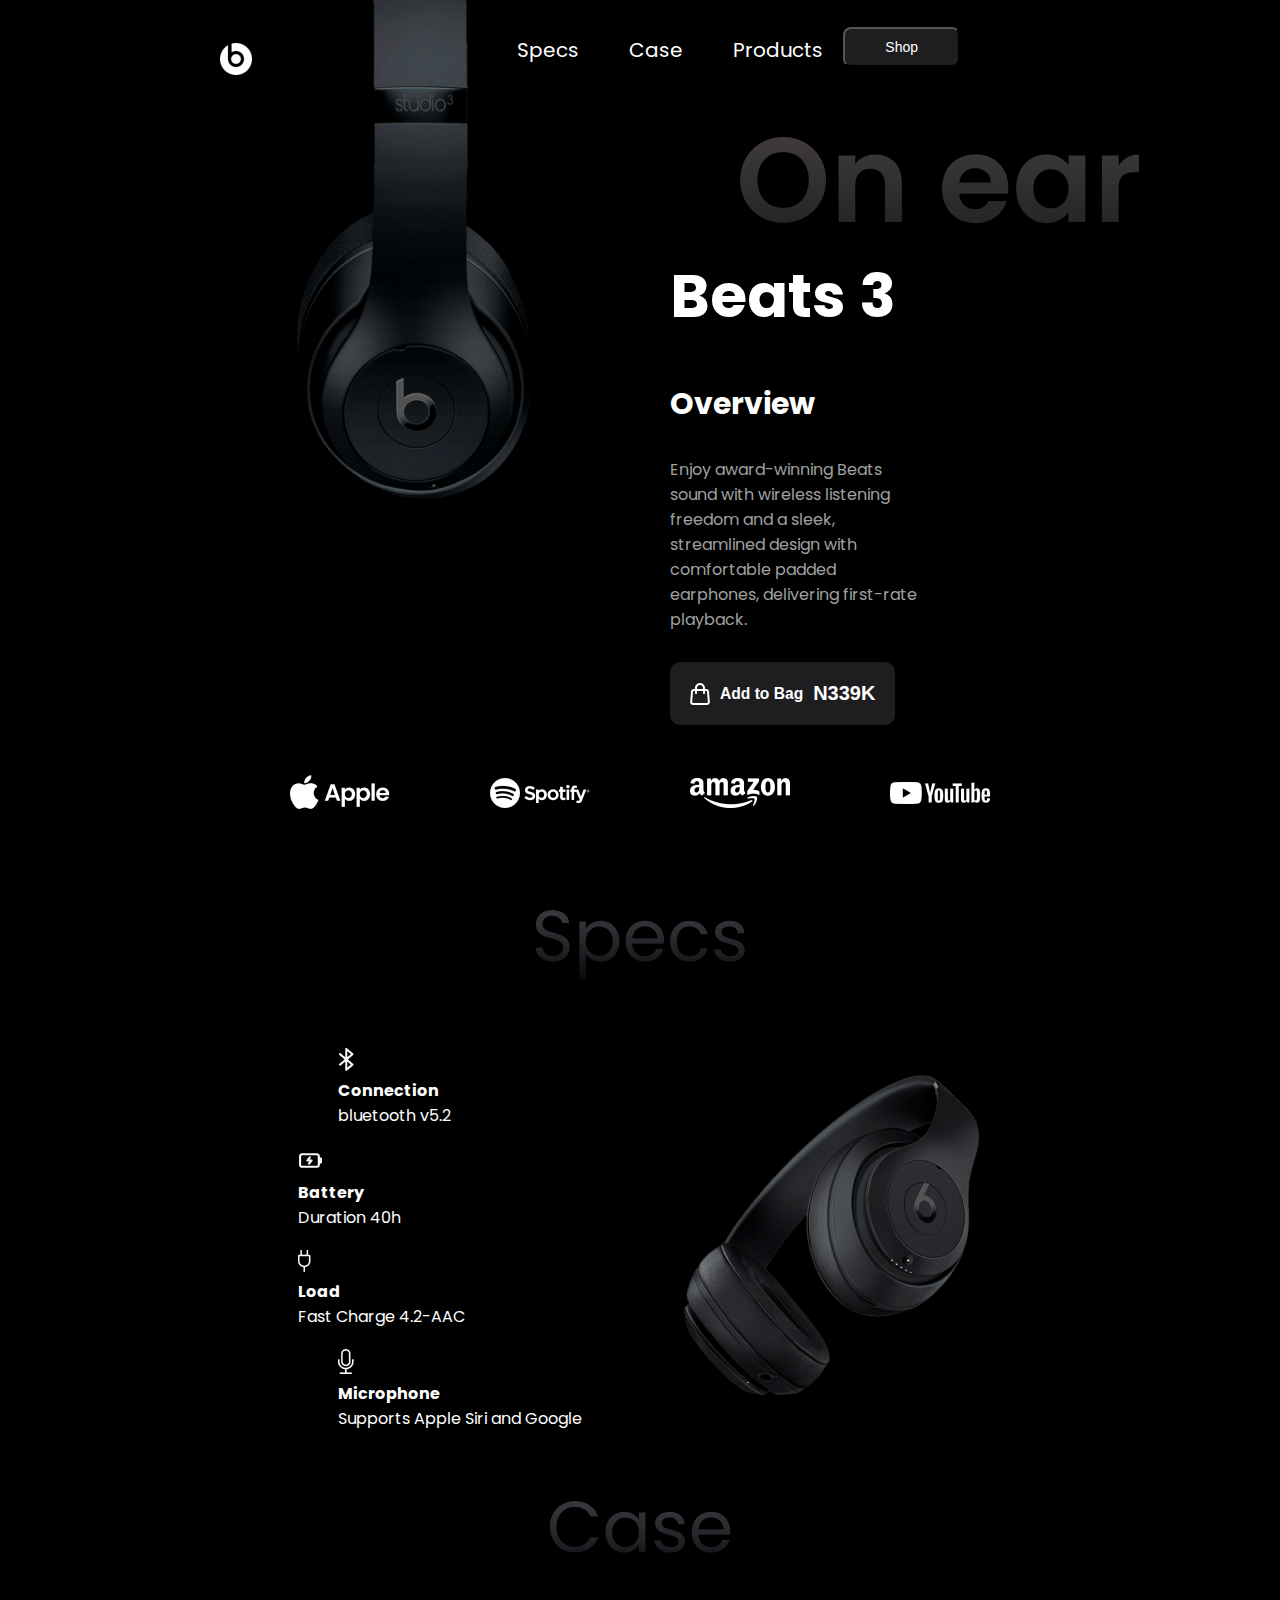
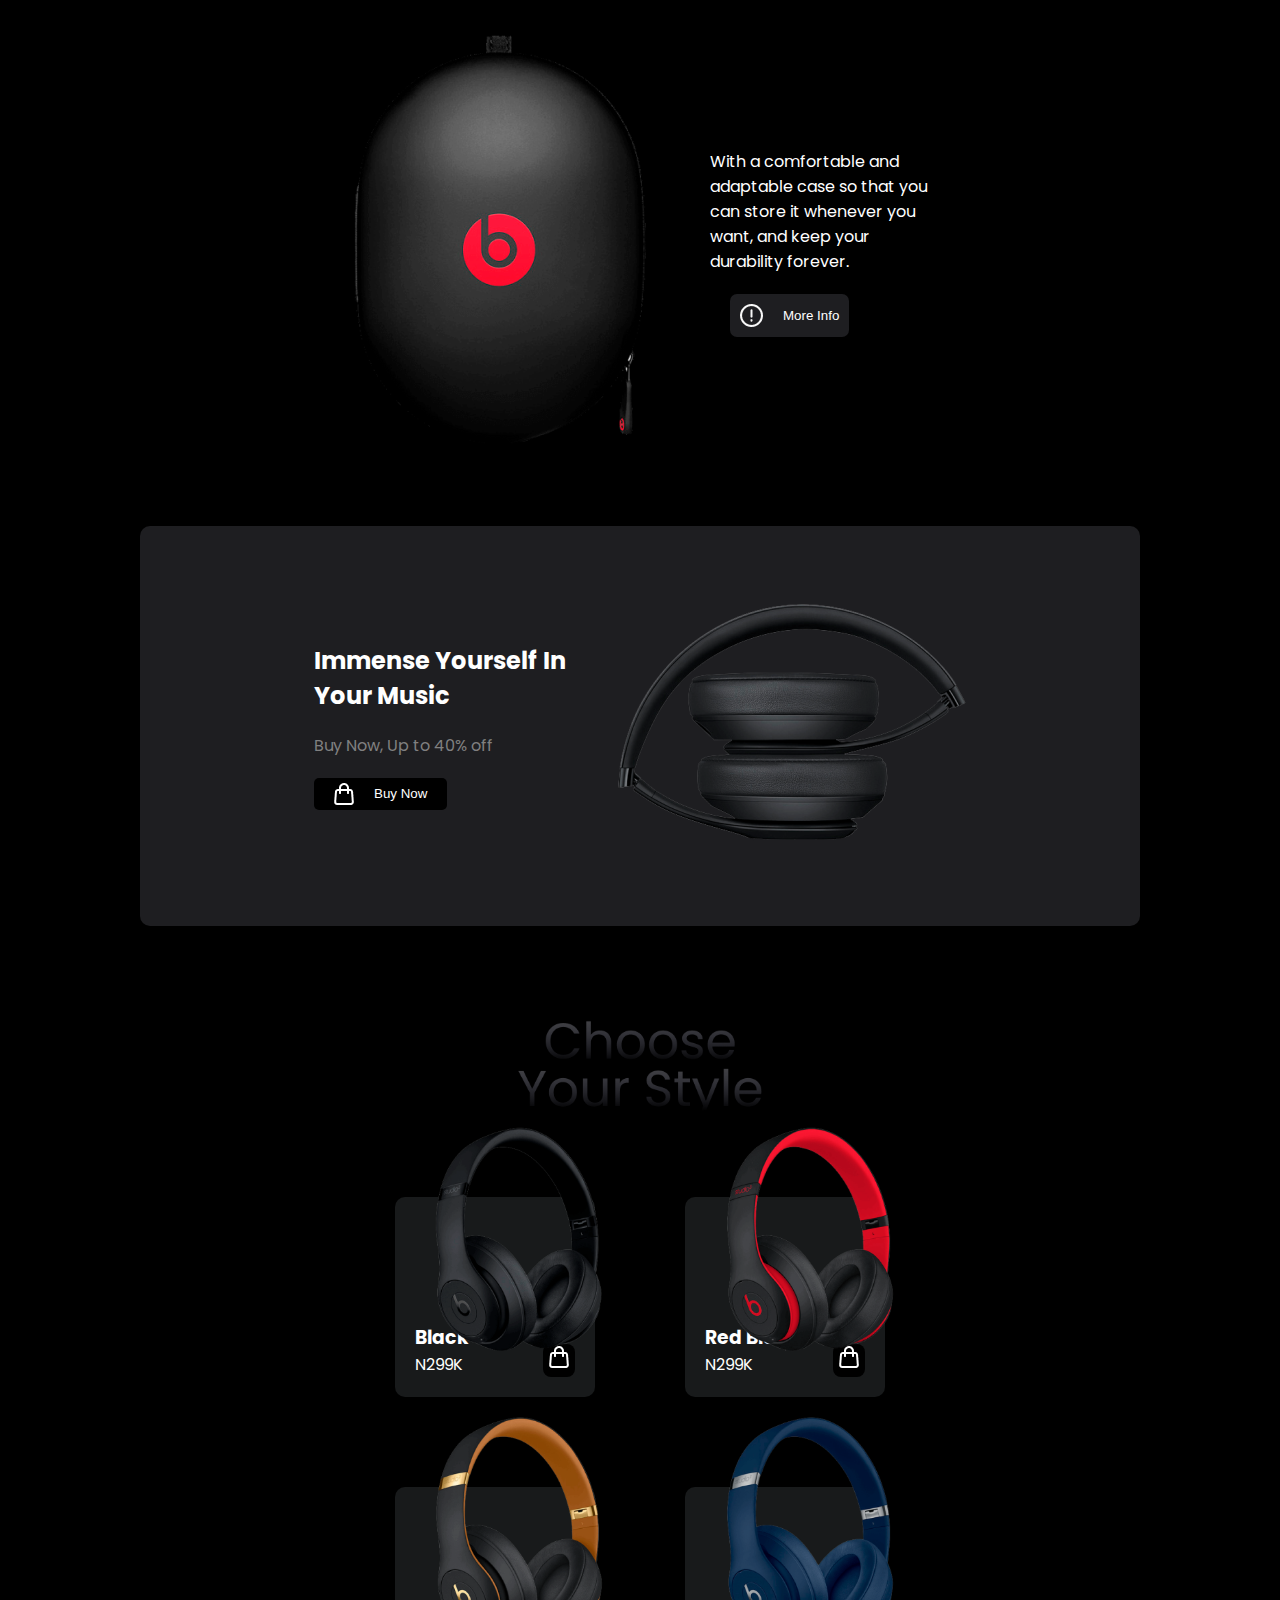
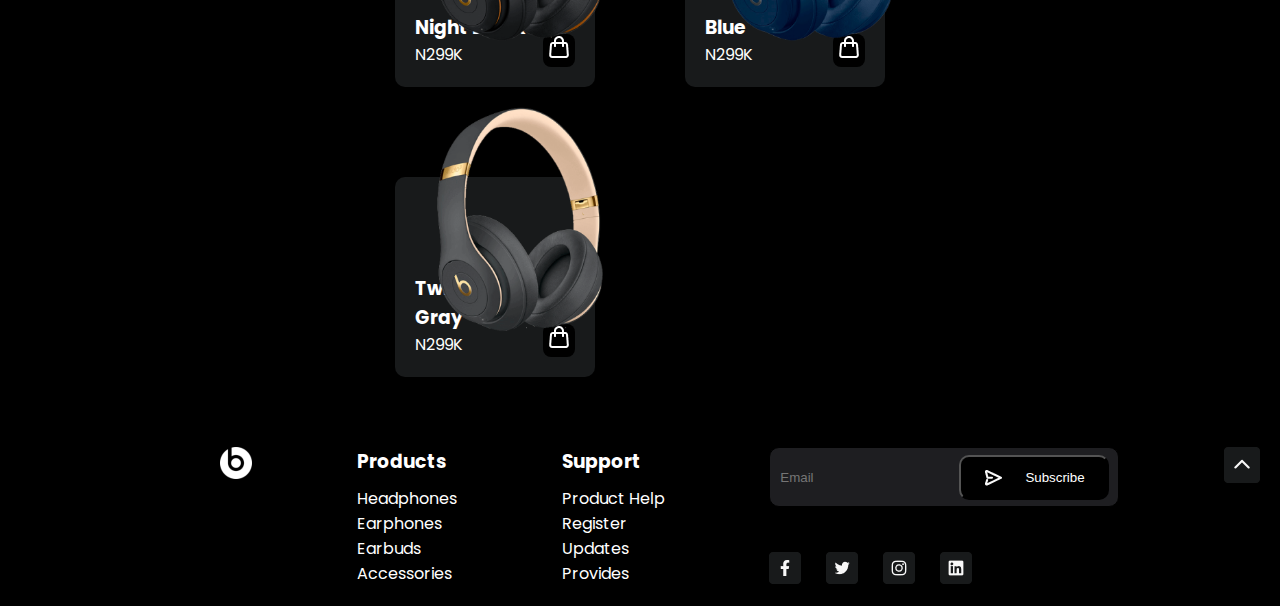
<file: beats project/index.html>
<!DOCTYPE html>
<html lang="en">
<head>
    <meta charset="UTF-8">
    <meta http-equiv="X-UA-Compatible" content="IE=edge">
    <meta name="viewport" content="width=device-width, initial-scale=1.0">
    <!-- link for google fonts -->
    <link rel="preconnect" href="https://fonts.googleapis.com">
<link rel="preconnect" href="https://fonts.gstatic.com" crossorigin>
<link href="https://fonts.googleapis.com/css2?family=Poppins&display=swap" rel="stylesheet">
    <!-- link for external stylesheet -->
    <link rel="stylesheet" href="./stylesheet/styles.css">
    <title>Beats</title>
</head>
<body>
    <header>
        <nav class="heading">
            <div class="beatslogo">
                <img src="./assets/image/beatsLogo.png" alt="beatsLogo">
            </div>
            <div class="menu">
                <ul class="menu_items">
                    <li><a href="#">Home</a></li>
                    <li><a href="#">Specs</a></li>
                    <li><a href="#">Case</a></li>
                    <li><a href="#">Products</a></li>
                </ul>
                <button class="shop_button">Shop</button>
            </div>
        </nav>
    </header>

    <main class="main">
        <div class="left_section">
            <img class="main_image" src="./assets/image/mainImage.png" alt="">
        </div>

        <div class="right_section">
            <div class="on_ear">
                <img src="./assets/image/onEar.png" alt="">
            </div>
            <div class="content">
                <h1 class="Beats">
                    Beats 3
                </h1>
                <h4 class="overview">
                    Overview
                </h4>
                <p class="description">
                    Enjoy award-winning Beats sound with wireless listening freedom and a
                    sleek, streamlined design with comfortable padded earphones,
                    delivering first-rate playback.
                </p>
                <button class="bag">
                    <img src="./assets/icons/shoppingBag.png" alt="">
                    <h3 class="cart">Add to Bag</h3>
                    <h2 class="price">N339K</h2>
                </button>
            </div>
        </div>
    </main>

    <section class="company_logo">
        <img src="./assets/image/appleLogo.png" alt="">
        <img src="./assets/image/spotifyLogo.png" alt="">
        <img src="./assets/image/amazonLogo.png" alt="">
        <img src="./assets/image/youtubeLogo.png" alt="">
    </section>

    <section class="specs">
        <div class="specs_logo">
            <img src="./assets/icons/specsLogo.png" alt="">
        </div>

        <div class="specification">
            <div class="spec_details">
                <div class="bluetooth">
                    <img src="./assets/icons/bluetooth.png" alt="">
                    <h4>
                        Connection
                    </h4>
                    <p>
                        bluetooth v5.2
                    </p>
                </div>
                <div class="battery">
                    <img src="./assets/icons/battery.png" alt="">
                    <h4>
                        Battery
                    </h4>
                    <p>
                        Duration 40h
                    </p>
                </div>
                <div class="charger">
                    <img src="./assets/icons/charger.png" alt="">
                    <h4>
                        Load
                    </h4>
                    <p>
                        Fast Charge 4.2-AAC
                    </p>
                </div>
                <div class="mic">
                    <img src="./assets/icons/mic.png" alt="">
                    <h4>
                        Microphone
                    </h4>
                    <p>
                        Supports Apple Siri and Google
                    </p>
                </div>
            </div>

            <div class="spec_image">
                <img src="./assets/image/specsImage.png" alt="">
            </div>
        </div>
    </section>

    <section class="case">
        <div class="case_logo">
            <img src="./assets/icons/caseLogo.png" alt="">
        </div>

        <div class="case_details">
            <div class="case_image">
                <img src="./assets/image/caseImage.png" alt="">
            </div>
            <div class="case_description">
                <p>
                    With a comfortable and adaptable case so that you can store it
                    whenever you want, and keep your durability forever.
                </p>
                <button class="info_button">
                    <img src="./assets/icons/group.png" alt="">
                    <p>
                        More Info
                    </p>
                </button>
            </div>
        </div>
    </section>

    <section class="offer">
        <div class="offer_container">
            <div class="offer_details">
                <h2>
                    Immense Yourself In <br> Your Music
                </h2>
                <p class="discount">
                    Buy Now, Up to 40% off
                </p>
                <button class="buy_button">
                    <img src="./assets/icons/shoppingBag.png" alt="">
                    <p>
                        Buy Now
                    </p>
                </button>
            </div>

            <div class="buy_sect_image">
                <img src="./assets/image/buyNowSectionImage.png" alt="">
            </div>
        </div>
    </section>

    <section class="product">
        <div class="choose_logo">
            <img src="./assets/icons/productLogo.png" alt="">
        </div>
        <div class="container">
            <div class="product_container">
                <div class="product_image">
                    <img src="./assets/image/black.png" alt="">
                </div>
                <div class="product_cart">
                    <div class="product_name">
                        <h3>Black</h3>
                        <p>N299K</p>
                    </div>
                    <div class="shop_icon">
                        <img src="./assets/icons/shoppingBag.png" alt="">
                    </div>
                </div>
            </div>

            <div class="product_container">
                <div class="product_image">
                    <img src="./assets/image/redBlack.png" alt="">
                </div>
                <div class="product_cart">
                    <div class="product_name">
                        <h3>Red Black</h3>
                        <p>N299K</p>
                    </div>
                    <div class="shop_icon">
                        <img src="./assets/icons/shoppingBag.png" alt="">
                    </div>
                </div>
            </div>

            <div class="product_container">
                <div class="product_image">
                    <img src="./assets/image/nightBlack.png" alt="">
                </div>
                <div class="product_cart">
                    <div class="product_name">
                        <h3>Night Black</h3>
                        <p>N299K</p>
                    </div>
                    <div class="shop_icon">
                        <img src="./assets/icons/shoppingBag.png" alt="">
                    </div>
                </div>
            </div>

            <div class="product_container">
                <div class="product_image">
                    <img src="./assets/image/blue.png" alt="">
                </div>
                <div class="product_cart">
                    <div class="product_name">
                        <h3>Blue</h3>
                        <p>N299K</p>
                    </div>
                    <div class="shop_icon">
                        <img src="./assets/icons/shoppingBag.png" alt="">
                    </div>
                </div>
            </div>

            <div class="product_container">
                <div class="product_image">
                    <img src="./assets/image/twilightGray.png" alt="">
                </div>
                <div class="product_cart">
                    <div class="product_name">
                        <h3>Twilight Gray</h3>
                        <p>N299K</p>
                    </div>
                    <div class="shop_icon">
                        <img src="./assets/icons/shoppingBag.png" alt="">
                    </div>
                </div>
            </div>
        </div>
    </section>

    <footer class="footer">
        <div class="logo">
            <img src="./assets/image/beatsLogo.png" alt="">
        </div>
        <div class="product_list">
            <h3>
                Products
            </h3>
            <div class="product_items">
                <p>Headphones</p>
                <p>Earphones</p>
                <p>Earbuds</p>
                <p>Accessories</p>
            </div>
        </div>

        <div class="support">
            <h3>
                Support
            </h3>
            <div class="support_items">
                <p>Product Help</p>
                <p>Register</p>
                <p>Updates</p>
                <p>Provides</p>
            </div>
        </div>

        <div class="social">
            <div class="input">
                <div class="email">
                    <input type="email" placeholder="Email">
                </div>
                <button class="subscribe">
                    <img src="./assets/icons/rightArrow.png" alt="">
                    <p>Subscribe</p>
                </button>
            </div>
            <div class="social_media">
                <img src="./assets/icons/facebook.png" alt="">
                <img src="./assets/icons/twitter.png" alt="">
                <img src="./assets/icons/instagram.png" alt="">
                <img src="./assets/icons/linkedin.png" alt="">
            </div>
        </div>
        <div class="up_arrow">
            <img src="./assets/icons/upArrow.png" alt="">
        </div>
    </footer>
</body>
</html>
</file>
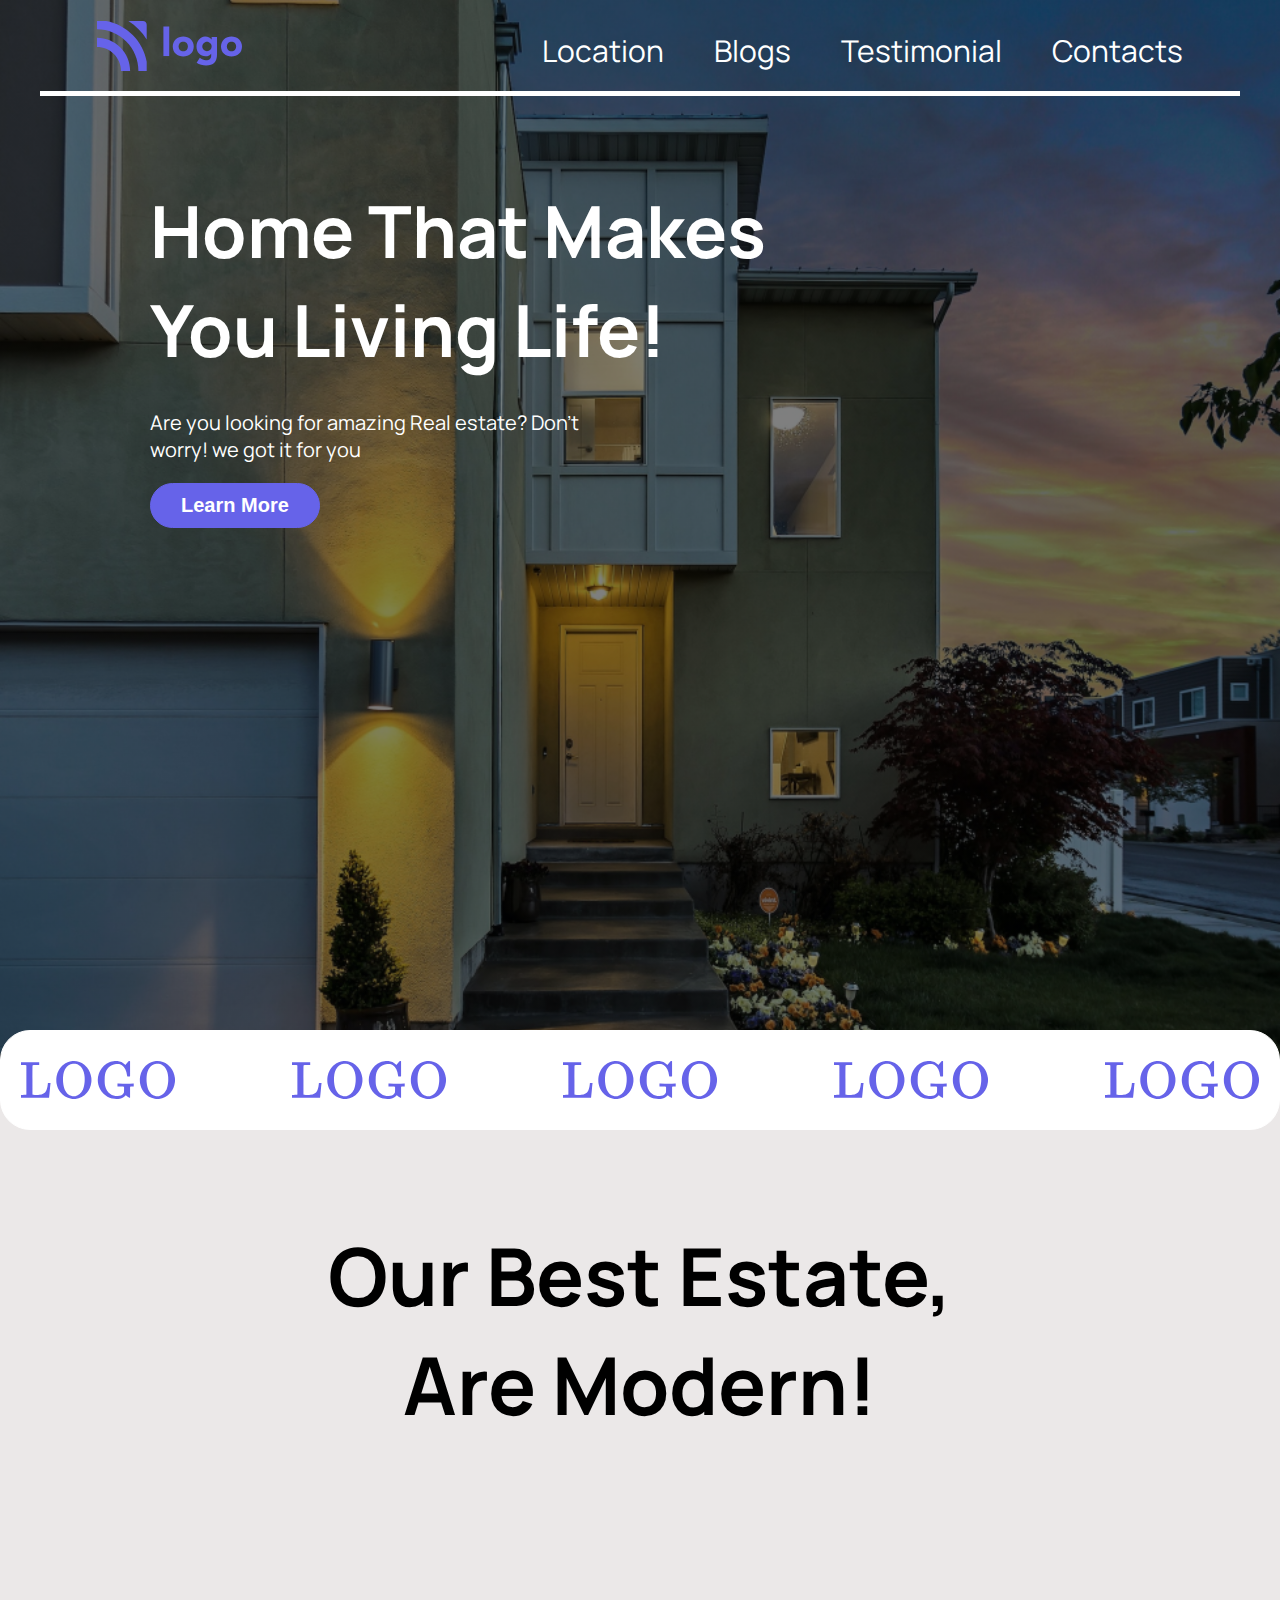
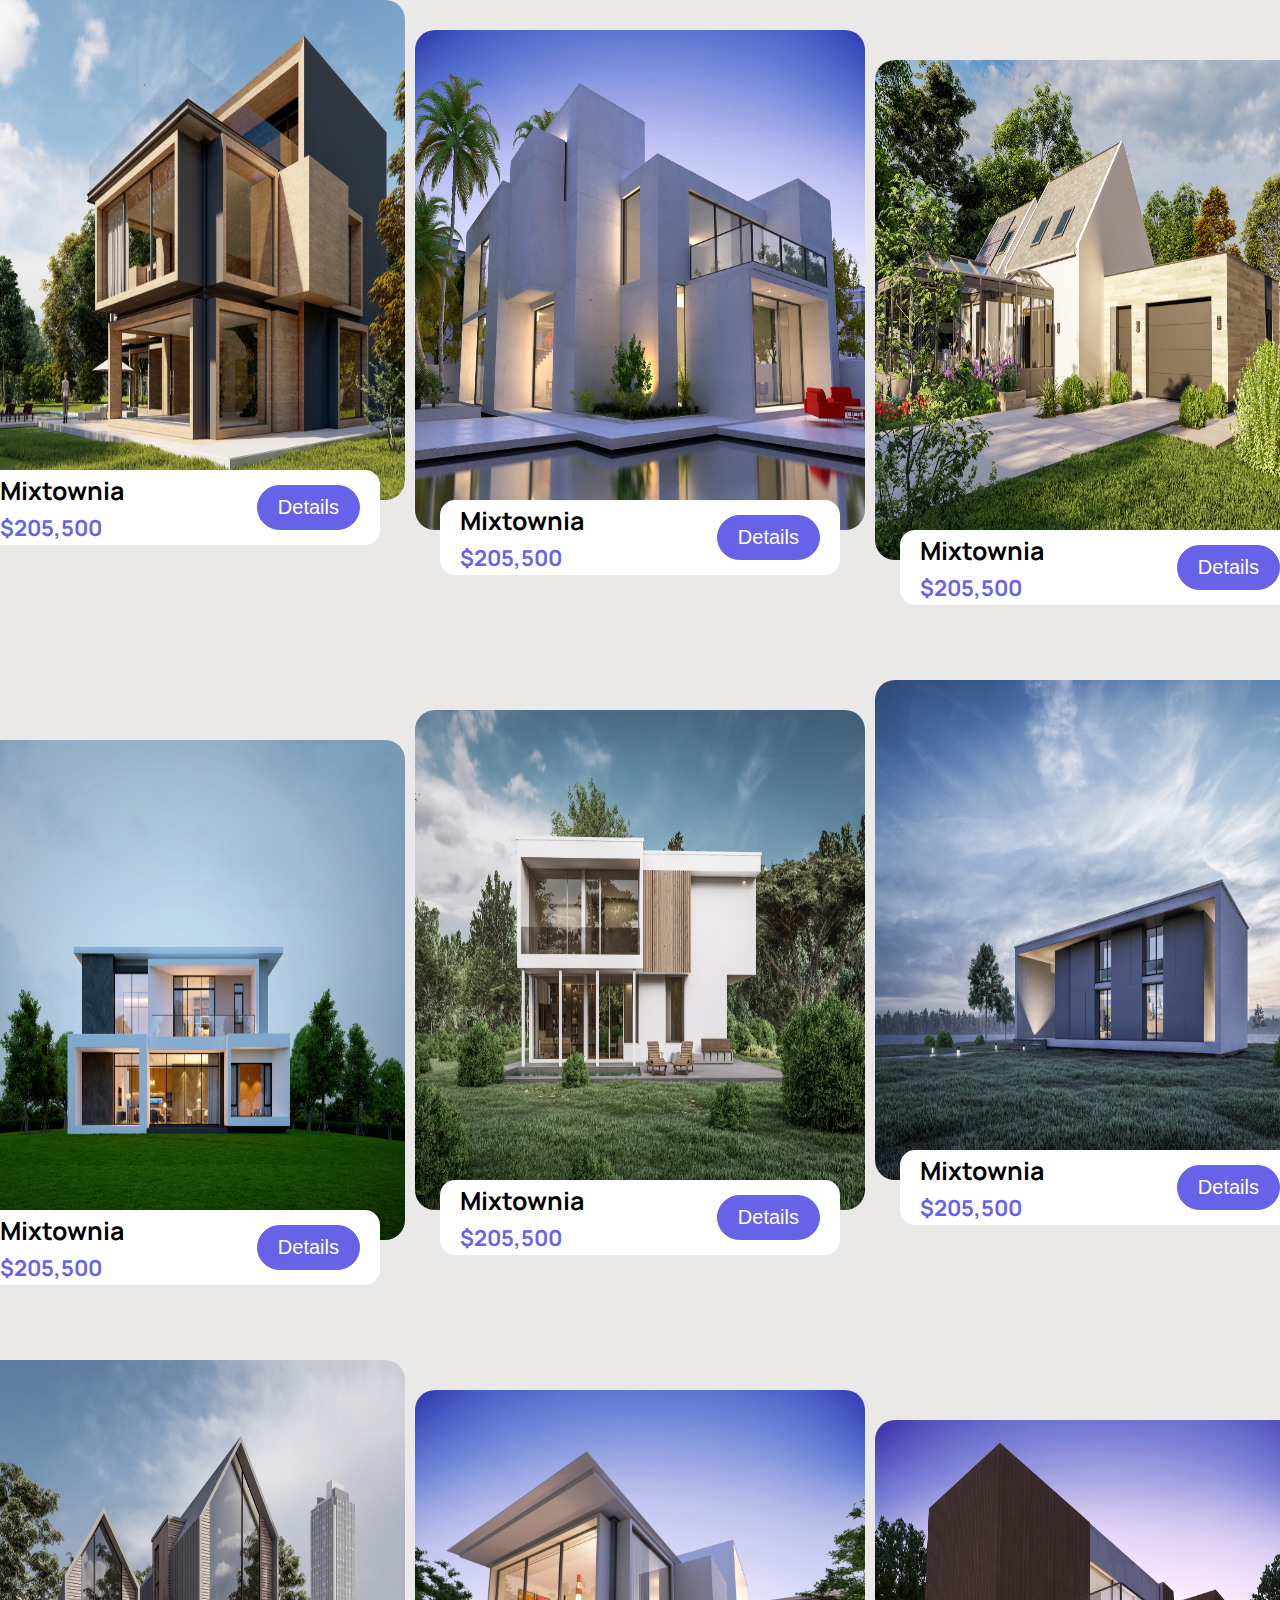
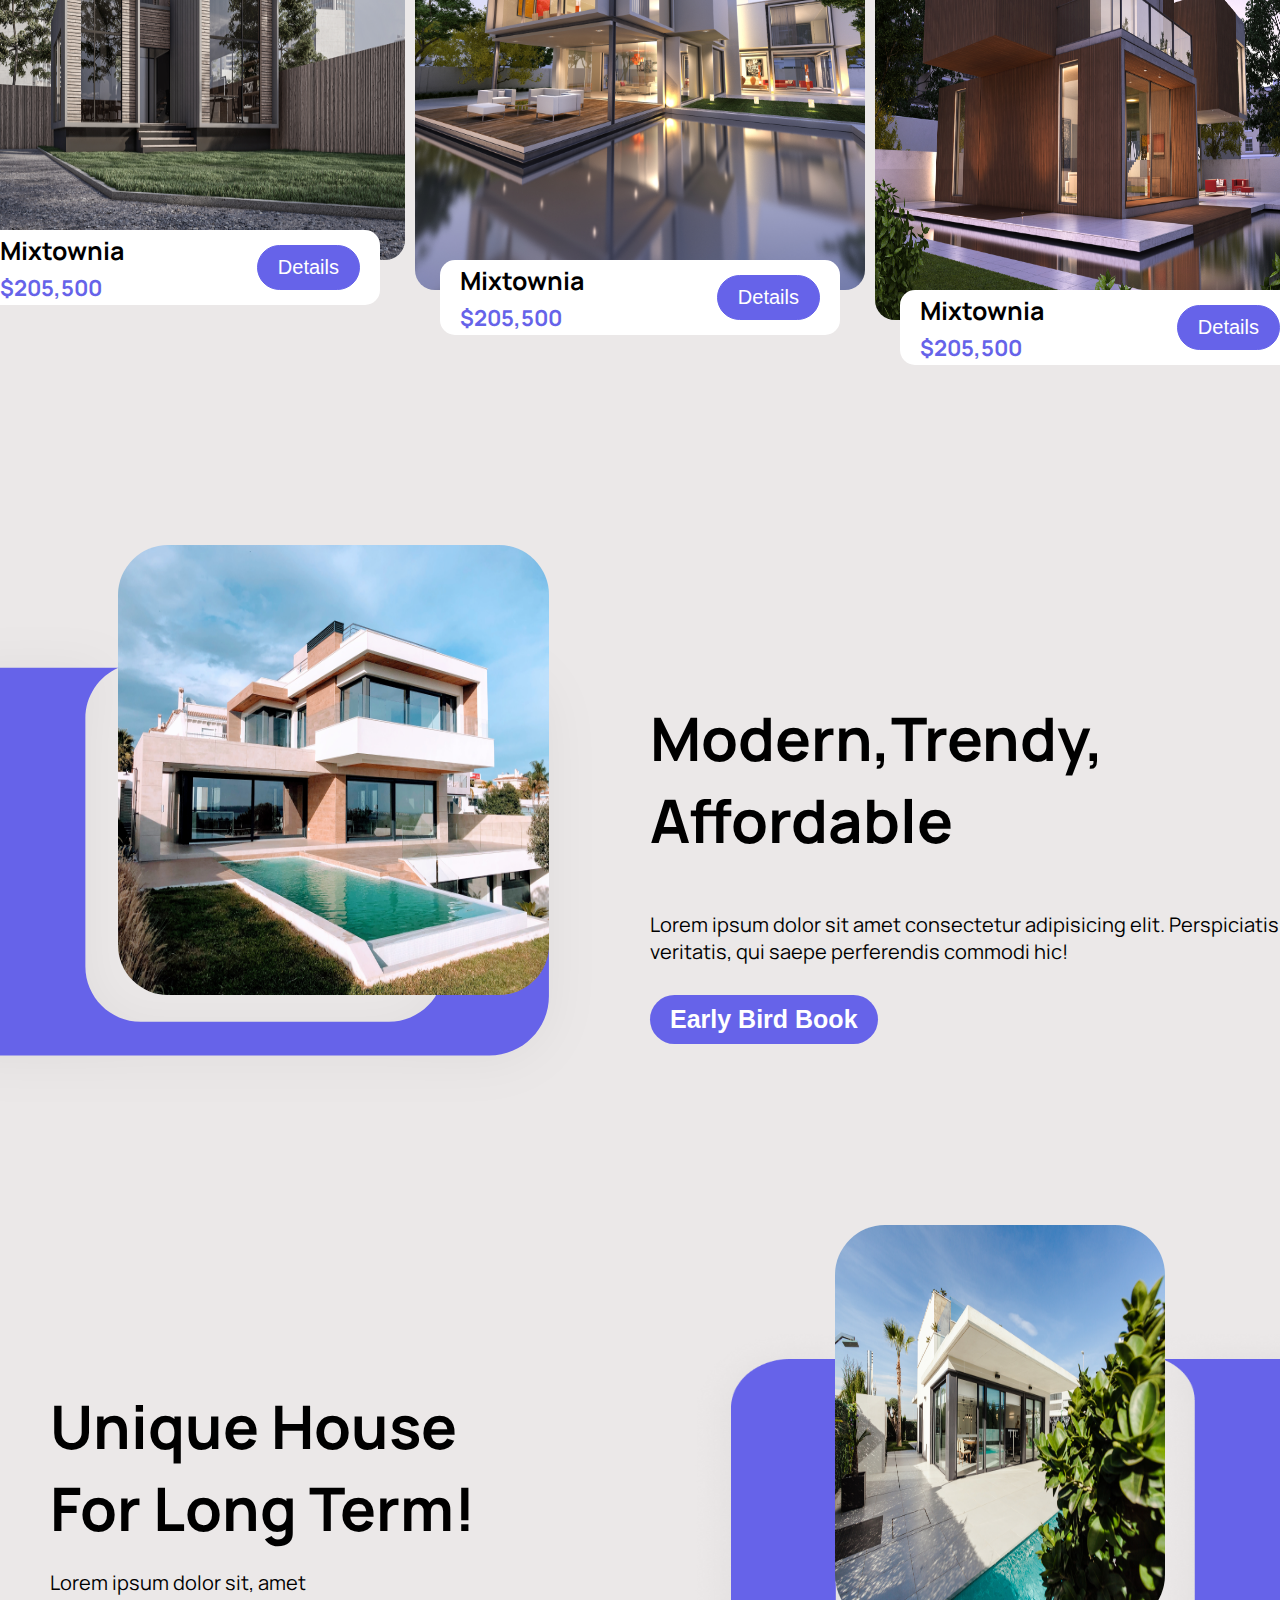
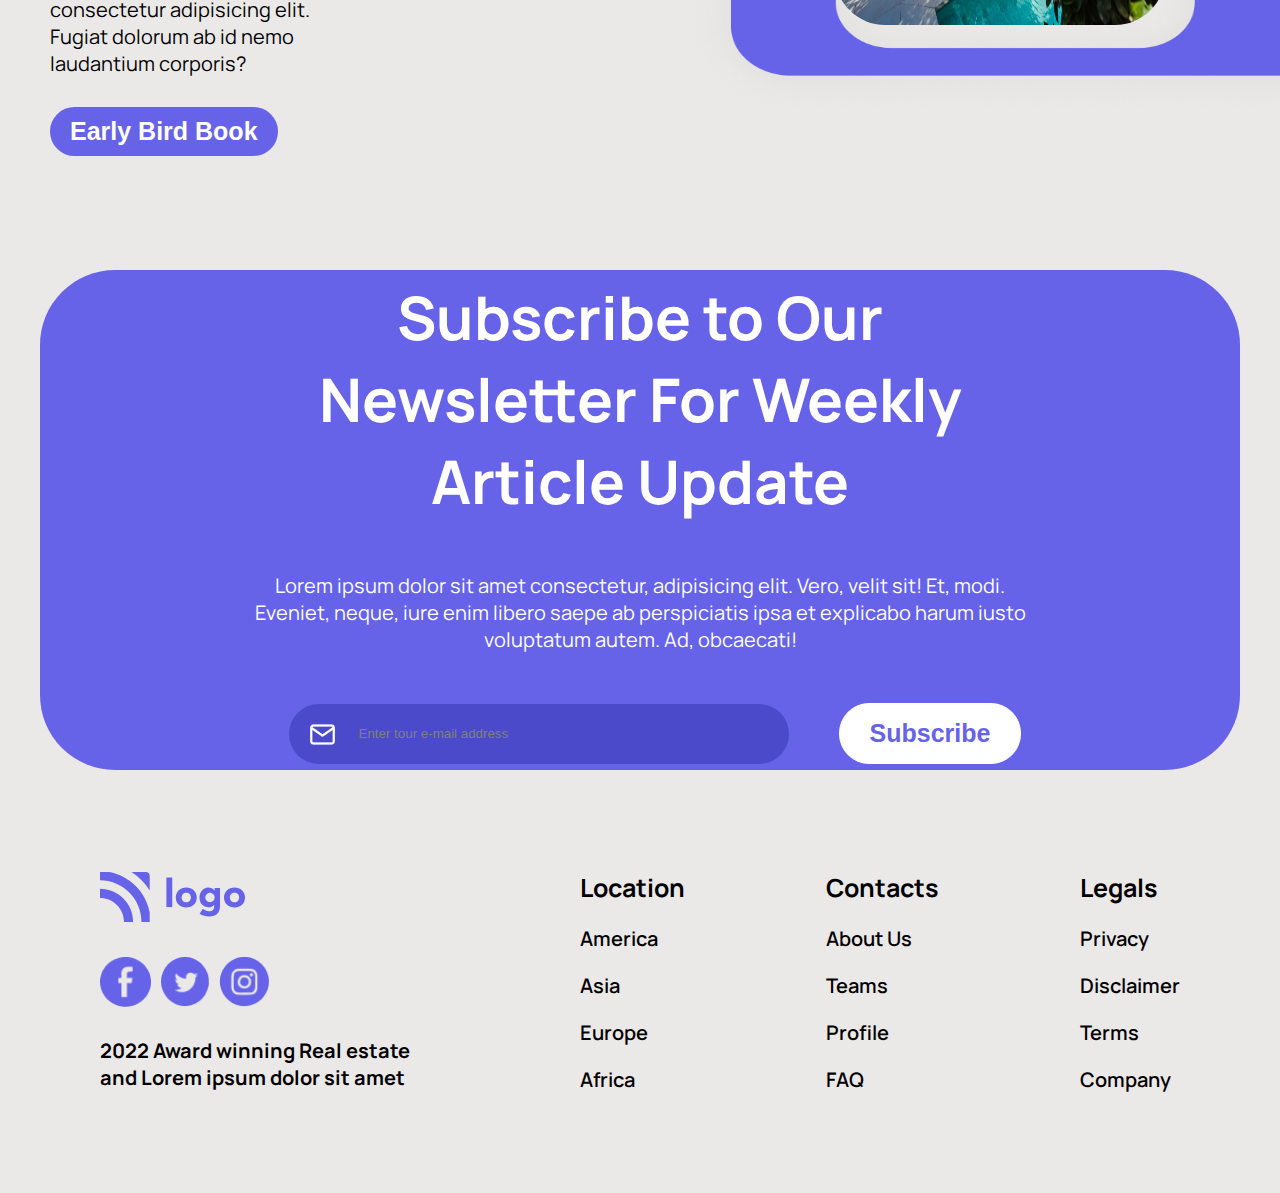
<file: Real State project/index.html>
<!DOCTYPE html>
<html lang="en">
<head>
    <meta charset="UTF-8">
    <meta http-equiv="X-UA-Compatible" content="IE=edge">
    <meta name="viewport" content="width=device-width, initial-scale=1.0">
    <title>Real State</title>
    <!-- link for google fonts -->
    <link rel="preconnect" href="https://fonts.googleapis.com">
    <link rel="preconnect" href="https://fonts.gstatic.com" crossorigin>
    <link href="https://fonts.googleapis.com/css2?family=Manrope&display=swap" rel="stylesheet">
    <!-- link for css stylesheet -->
    <link rel="stylesheet" href="./stylesheet/styles.css">
</head>
<body>
    <main>
        <header class="header">
            <nav>
                <div class="comp_logo">
                    <img src="./assets/icons/Logo.svg" alt="logo">
                </div>

                <div class="menu">
                    <ul>
                        <li><a href="#">Location</a></li>
                        <li><a href="#">Blogs</a></li>
                        <li><a href="#">Testimonial</a></li>
                        <li><a href="#">Contacts</a></li>
                    </ul>
                </div>
            </nav>
        </header>
       <div class="bar"> <div class="line"></div></div>
        <div class="main_page">
            <h1>Home That Makes <br> You Living Life!</h1>
            <p>Are you looking for amazing Real estate? Don't <br> worry! we got it for you</p>
            <button>Learn More</button>
        </div>
    </main>

    <section class="multiple_logo">
        <div>
            <img src="./assets/icons/logoName.svg" alt="">
            <img src="./assets/icons/logoName.svg" alt="">
            <img src="./assets/icons/logoName.svg" alt="">
            <img src="./assets/icons/logoName.svg" alt="">
            <img src="./assets/icons/logoName.svg" alt="">
        </div>
    </section>


    <div class="heading">
        <h1>
            Our Best Estate, <br> Are Modern!
        </h1>
    </div>

    <section class="gallery">
        <section class="product">
            <div class="product_image upmove">
                <img src="./assets/images/cardImage1.png" alt="">
                <div class="price">
                    <div class="name">
                        <h4>Mixtownia</h4>
                        <p>$205,500</p>
                    </div>
                    <div class="button">
                        <button class="details">
                            Details
                        </button>
                    </div>
                </div>
            </div>
            <div class="product_image">
                <img src="./assets/images/cardImage2.png" alt=""><div class="price">
                    <div class="name">
                        <h4>Mixtownia</h4>
                        <p>$205,500</p>
                    </div>
                    <div class="button">
                        <button class="details">
                            Details
                        </button>
                    </div>
                </div>
            </div>
            <div class="product_image downmove">
                <img src="./assets/images/cardImage3.png" alt="">
                <div class="price">
                    <div class="name">
                        <h4>Mixtownia</h4>
                        <p>$205,500</p>
                    </div>
                    <div class="button">
                        <button class="details">
                            Details
                        </button>
                    </div>
                </div>
            </div>
            <div class="product_image downmove">
                <img src="./assets/images/cardImage4.png" alt="">
                <div class="price">
                    <div class="name">
                        <h4>Mixtownia</h4>
                        <p>$205,500</p>
                    </div>
                    <div class="button">
                        <button class="details">
                            Details
                        </button>
                    </div>
                </div>
            </div>
            <div class="product_image">
                <img src="./assets/images/cardImage5.png" alt="">
                <div class="price">
                    <div class="name">
                        <h4>Mixtownia</h4>
                        <p>$205,500</p>
                    </div>
                    <div class="button">
                        <button class="details">
                            Details
                        </button>
                    </div>
                </div>
            </div>
            <div class="product_image upmove">
                <img src="./assets/images/cardImage6.png" alt="">
                <div class="price">
                    <div class="name">
                        <h4>Mixtownia</h4>
                        <p>$205,500</p>
                    </div>
                    <div class="button">
                        <button class="details">
                            Details
                        </button>
                    </div>
                </div>
            </div>
            <div class="product_image upmove">
                <img src="./assets/images/cardImage7.png" alt="">
                <div class="price">
                    <div class="name">
                        <h4>Mixtownia</h4>
                        <p>$205,500</p>
                    </div>
                    <div class="button">
                        <button class="details">
                            Details
                        </button>
                    </div>
                </div>
            </div>
            <div class="product_image">
                <img src="./assets/images/cardImage8.png" alt="">
                <div class="price">
                    <div class="name">
                        <h4>Mixtownia</h4>
                        <p>$205,500</p>
                    </div>
                    <div class="button">
                        <button class="details">
                            Details
                        </button>
                    </div>
                </div>
            </div>

            
            <div class="product_image downmove">
                <img src="./assets/images/cardImage9.png" alt="">
                <div class="price">
                    <div class="name">
                        <h4>Mixtownia</h4>
                        <p>$205,500</p>
                    </div>
                    <div class="button">
                        <button class="details">
                            Details
                        </button>
                    </div>
                </div>
            </div>
        
        </section>
    </section>

    <section class="modern">
        <div class="modern_img">
            <img class="future_img1_bg" src="./assets/icons/featureImageBg1.svg" alt="">
            <div class="modern_img_box">
                <img class="future_img1" src="./assets/images/featuresImage1.png" alt="">
            </div>
        </div>
        <div class="modern_home_des">
            <h1>Modern,Trendy, <br> Affordable</h1>
            <p>Lorem ipsum dolor sit amet consectetur adipisicing elit. Perspiciatis veritatis, qui saepe perferendis commodi hic!</p>
            <button class="earlybird">Early Bird Book</button>
        </div>
    </section>

    <section class="unique_home">
        <div class="unique_home_des">
            <h1>Unique House For Long Term!</h1>
            <p>Lorem ipsum dolor sit, amet consectetur adipisicing elit. Fugiat dolorum ab id nemo laudantium corporis?</p>
            <button class="earlybird">Early Bird Book</button>
        </div>
        <div class="unique">
            <img class="future_img_bg2" src="./assets/icons/featureImageBg2.png" alt="">
            <div class="unique_image_box">
                <img class="unique_img" src="./assets/images/featuresImage2.png" alt="">
            </div>
        </div>
    </section>

    <section class="newsletter">
        <div class="newsletter_cart">
            <div class="newsletter_content">
                <h1 class="newsletter_heading">
                    Subscribe to Our Newsletter For Weekly Article Update
                </h1>
                <p class="newsletter_des">
                    Lorem ipsum dolor sit amet consectetur, adipisicing elit. Vero, velit sit! Et, modi. Eveniet, neque, iure enim libero saepe ab perspiciatis ipsa et explicabo harum iusto voluptatum autem. Ad, obcaecati!
                </p>
            </div>
            <div class="subscribe">
                <div class="form">
                    <img src="./assets/icons/mail.png" alt="" class="msg">
                    <input type="text" placeholder="Enter tour e-mail address">
                </div>
                <button class="subscribe_btn">Subscribe</button>
            </div>
        </div>
    </section>

    <footer>
        <div class="comp_des">
            <div class="comp_logo">
                <div class="main_logo">
                    <img src="./assets/icons/Logo.svg" alt="">
                </div>
                <div class="social_logo">
                    <img src="./assets/icons/facebook.png" alt="">
                    <img src="./assets/icons/twitter.png" alt="">
                    <img src="./assets/icons/instagram.png" alt="">
                </div>
                <dv class="award_des">
                    <p>2022 Award winning Real estate <br> and Lorem ipsum dolor sit amet</p>
                </dv>
            </div>
        </div>
        <div class="comp_link">
            <div class="comp_details">
                <div class="link_content">
                    <ul>
                        <div>
                        <li><a href="#" class="footer_highlight">Location</a></li>
                        </div>
                        <li><a href="#">America</a></li>
                        <li><a href="#">Asia</a></li>
                        <li><a href="#">Europe</a></li>
                        <li><a href="#">Africa</a></li>
                    </ul>
                </div>
                <div class="link_content">
                    <ul>
                        <div>
                            <li><a href="#" class="footer_highlight">Contacts</a></li>
                        </div>
                        <li><a href="#">About Us</a></li>
                        <li><a href="#">Teams</a></li>
                        <li><a href="#">Profile</a></li>
                        <li><a href="#">FAQ</a></li>
                    </ul>
                </div>
                <div class="link_content">
                    <ul>
                        <div>
                            <li><a href="#" class="footer_highlight">Legals</a></li>
                        </div>
                        <li><a href="#">Privacy</a></li>
                        <li><a href="#">Disclaimer</a></li>
                        <li><a href="#">Terms</a></li>
                        <li><a href="#">Company</a></li>
                    </ul>
                </div>
            </div>
        </div>
    </footer>
</body>
</html>
</file>
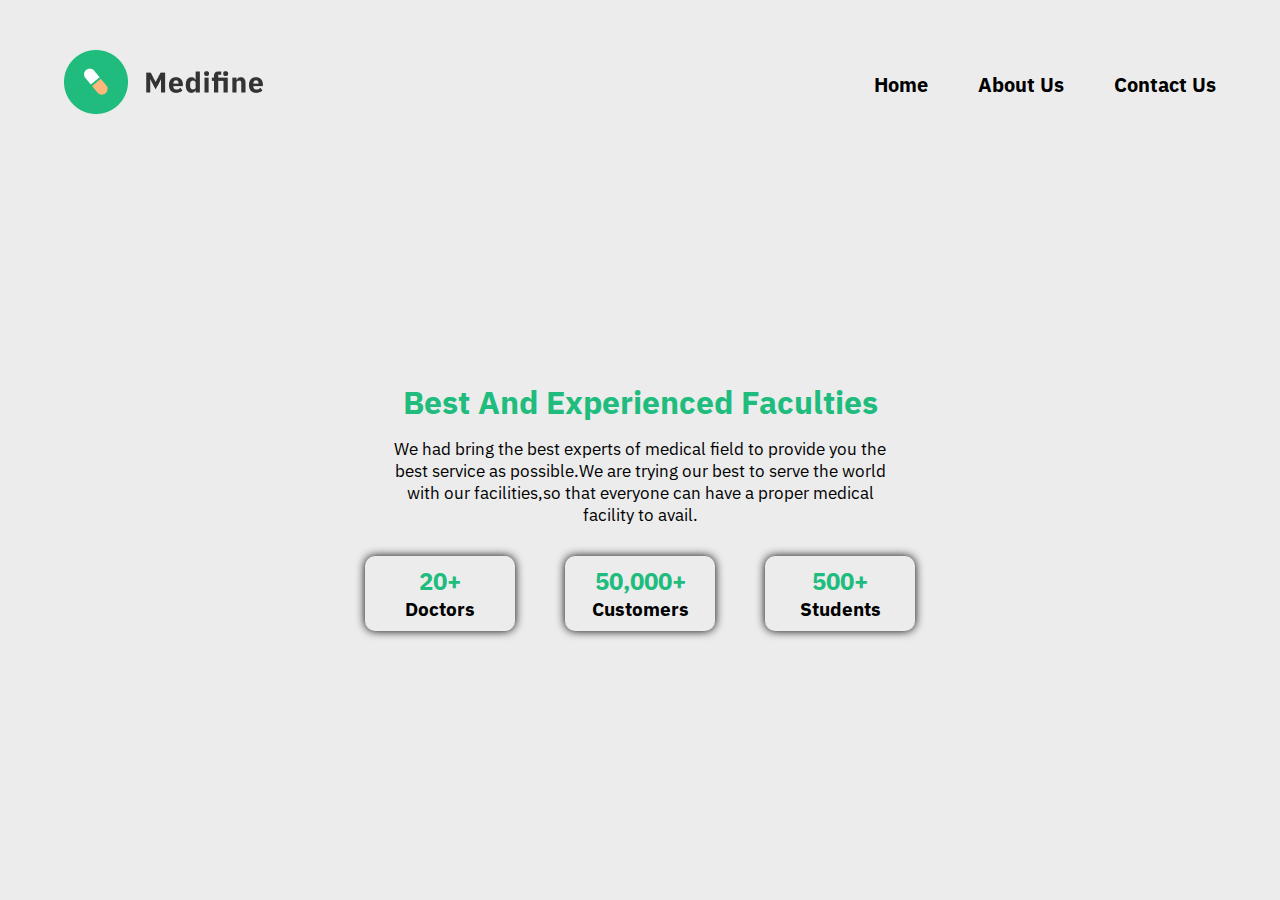
<file: Multi page website/about.html>
<!DOCTYPE html>
<html lang="en">
<head>
    <meta charset="UTF-8">
    <meta http-equiv="X-UA-Compatible" content="IE=edge">
    <meta name="viewport" content="width=device-width, initial-scale=1.0">
     <!-- link for google fonts -->
     <link rel="preconnect" href="https://fonts.googleapis.com">
     <link rel="preconnect" href="https://fonts.gstatic.com" crossorigin>
     <link href="https://fonts.googleapis.com/css2?family=IBM+Plex+Sans:wght@200;300;400;500;600;700&        family=Poppins:wght@200;300;400;500;600;700&display=swap" rel="stylesheet">
     <!-- link for css styleshhet -->
     <link rel="stylesheet" href="./stylessheet/about.css">
    <title>Medifine | About</title>
</head>
<body>
    <header>
        <nav>
            <div class="logo">
                <img src="./assets/images/logo.png" alt="Medifine logo">
            </div>
            <div class="menu">
                <ul>
                    <li><a href="./home.html">Home</a></li>
                    <li><a href="./about.html">About Us</a></li>
                    <li><a href="./contact.html">Contact Us</a></li>
                </ul>
            </div>
        </nav>
    </header>

    <main>
        <div class="content">
            <div class="details">
                <h1 class="heading">
                    Best And Experienced Faculties
                </h1>
                <p class="des">
                    We had bring the best experts of medical field to provide you the best service as possible.We are trying our best to serve the world with our facilities,so that everyone can have a proper medical facility to avail.
                </p>
            </div>

            <div class="box">
                <div class="small_box">
                    <h2>20+</h2>
                    <h3>Doctors</h3>
                </div>
                <div class="small_box">
                    <h2>50,000+</h2>
                    <h3>Customers</h3>
                </div>
                <div class="small_box">
                    <h2>500+</h2>
                    <h3>Students</h3>
                </div>
            </div>
        </div>
    </main>
</body>
</html>
</file>
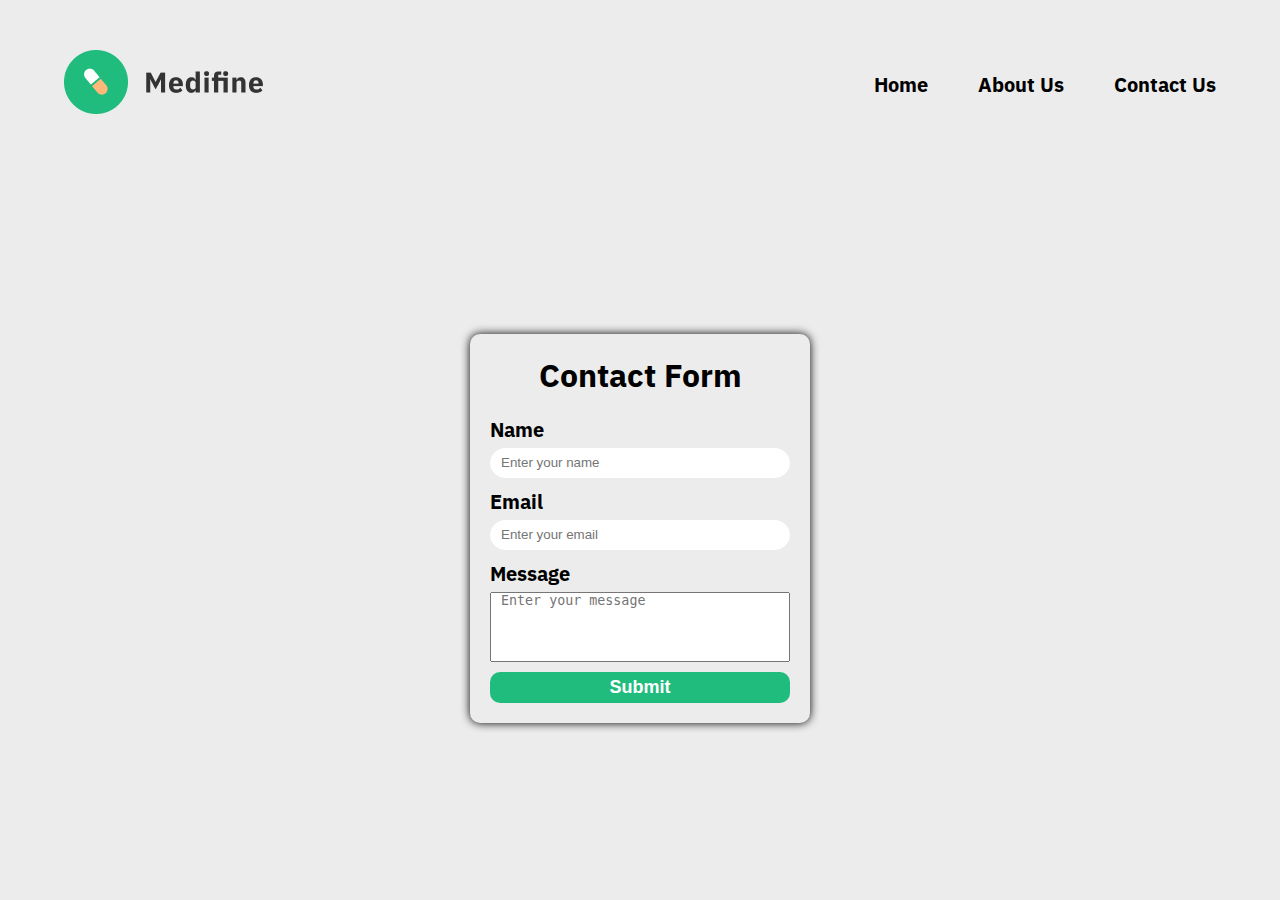
<file: Multi page website/contact.html>
<!DOCTYPE html>
<html lang="en">
<head>
    <meta charset="UTF-8">
    <meta http-equiv="X-UA-Compatible" content="IE=edge">
    <meta name="viewport" content="width=device-width, initial-scale=1.0">
     <!-- link for google fonts -->
     <link rel="preconnect" href="https://fonts.googleapis.com">
     <link rel="preconnect" href="https://fonts.gstatic.com" crossorigin>
     <link href="https://fonts.googleapis.com/css2?family=IBM+Plex+Sans:wght@200;300;400;500;600;700&        family=Poppins:wght@200;300;400;500;600;700&display=swap" rel="stylesheet">
     <!-- link for css styleshhet -->
     <link rel="stylesheet" href="./stylessheet/contact.css">
    <title>Medifine | Contact Us</title>
</head>
<body>
    <header>
        <nav>
            <div class="logo">
                <img src="./assets/images/logo.png" alt="Medifine logo">
            </div>
            <div class="menu">
                <ul>
                    <li><a href="./home.html">Home</a></li>
                    <li><a href="./about.html">About Us</a></li>
                    <li><a href="./contact.html">Contact Us</a></li>
                </ul>
            </div>
        </nav>
    </header>

    <main>
        <div class="form_box">
            <h1>Contact Form</h1>
            <form action="">
                <div class="form">
                    <label for="">
                        Name
                    </label>
                    <input type="text" placeholder="Enter your name">
                </div>
                <div class="form">
                    <label for="">
                        Email
                    </label>
                    <input type="text" placeholder="Enter your email">
                </div>
                <div class="form">
                    <label for="">
                        Message
                    </label>
                    <textarea placeholder="Enter your message"></textarea>
                </div>
                <button class="submit_btn">Submit</button>
            </form>
        </div>
    </main>
</body>
</html>
</file>
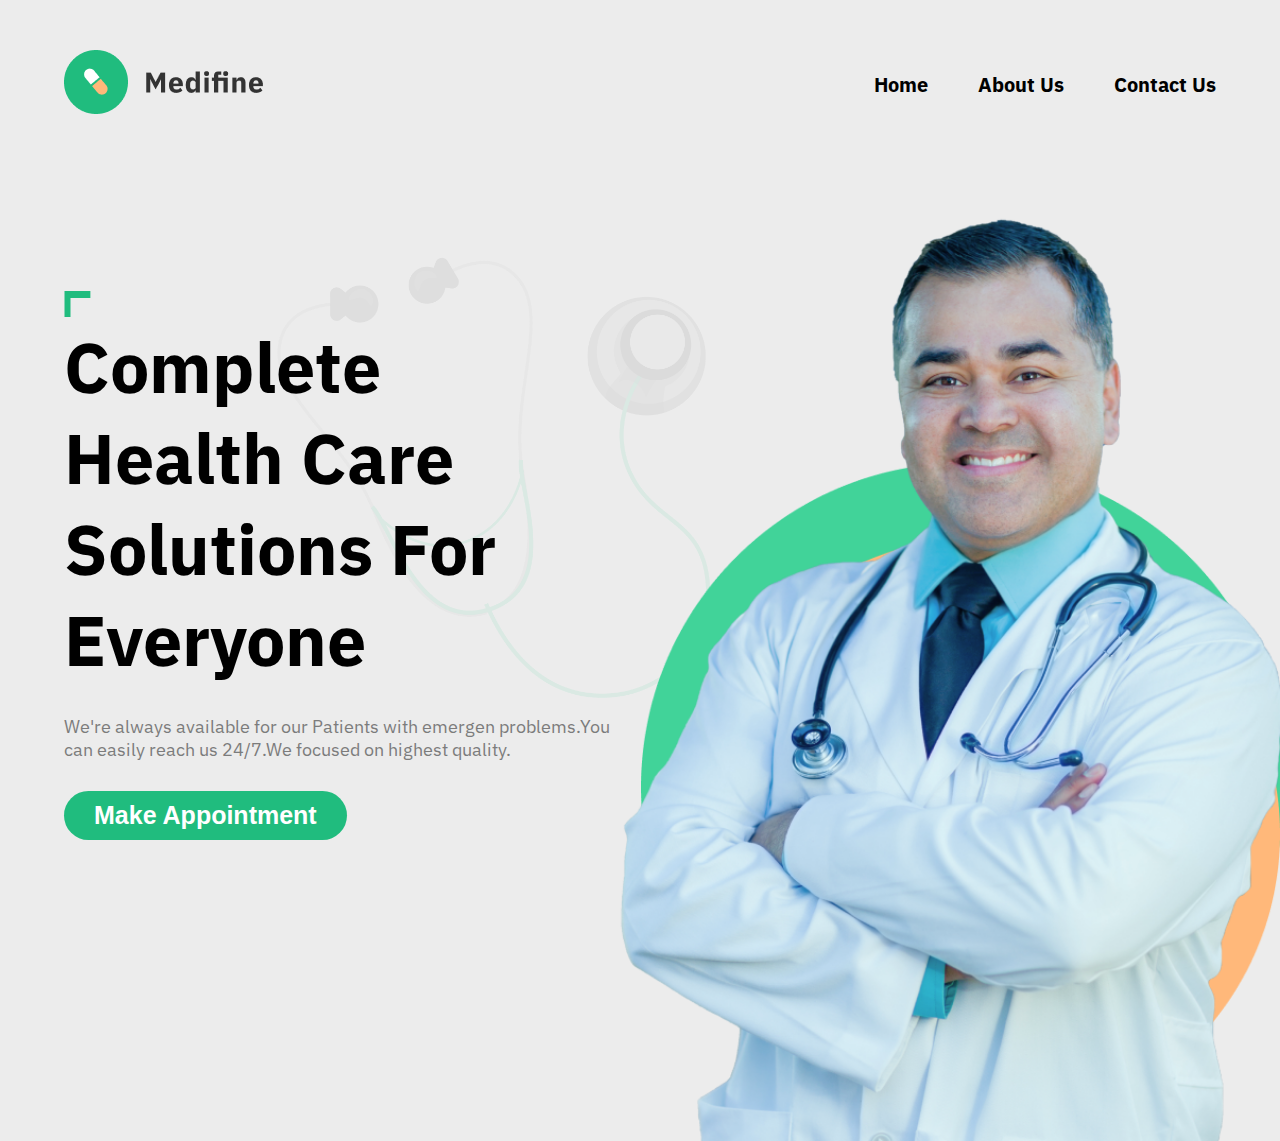
<file: Multi page website/home.html>
<!DOCTYPE html>
<html lang="en">
<head>
    <meta charset="UTF-8">
    <meta http-equiv="X-UA-Compatible" content="IE=edge">
    <meta name="viewport" content="width=device-width, initial-scale=1.0">
    <!-- link for google fonts -->
    <link rel="preconnect" href="https://fonts.googleapis.com">
    <link rel="preconnect" href="https://fonts.gstatic.com" crossorigin>
    <link href="https://fonts.googleapis.com/css2?family=IBM+Plex+Sans:wght@200;300;400;500;600;700&        family=Poppins:wght@200;300;400;500;600;700&display=swap" rel="stylesheet">
    <!-- link for css styleshhet -->
    <link rel="stylesheet" href="./stylessheet/home.css">
    <title>Medifine | Home</title>
</head>
<body>
    <header>
        <nav>
            <div class="logo">
                <img src="./assets/images/logo.png" alt="Medifine logo">
            </div>
            <div class="menu">
                <ul>
                    <li><a href="./home.html">Home</a></li>
                    <li><a href="./about.html">About Us</a></li>
                    <li><a href="./contact.html">Contact Us</a></li>
                </ul>
            </div>
        </nav>
    </header>

    <main>
        <section class="left_section">
            <div class="top_angle">
                <img src="./assets/images/topAngle.png" alt="">
            </div>
            <div class="left_content">
                <h1 class="heading">
                    Complete Health Care Solutions For Everyone
                </h1>
                <p class="desc">
                    We're always available for our Patients with emergen problems.You can easily reach us 24/7.We focused on highest quality.
                </p>
                <button class="appointment">
                    Make Appointment
                </button>
            </div>
            <div class="bottom_angle">
                <img src="./assets/images/bottomAngle.png" alt="">
            </div>
            <div class="mouse">
                <img src="./assets/images/mouse.png" alt="">
            </div>
            <div class="stethoscope">
                <img src="./assets/images/stethoscope.png" alt="">
            </div>
        </section>

        <secttion class="right_section">
            <div class="green_box">
                <img src="./assets/images/greenBox.png" alt="" class="green_circle">
            </div>
            <div class="yellow_box">
                <img src="./assets/images/yellowBox.png" alt="">
            </div>
            <div class="doctor">
                <img src="./assets/images/doctor.png" alt="">
            </div>
        </secttion>
    </main>
</body>
</html>
</file>
<file: beats project/stylesheet/styles.css>
*{
    margin: 0;
    padding: 0;
    box-sizing: border-box;
}

body{
    background-color: black;
    padding: 20px;
    font-family: 'Poppins', sans-serif;
}

button{
    cursor: pointer;
}

img{
    cursor: pointer;
}

.heading{
    display: flex;
    justify-content: space-between;
    align-items: center;
    width: 100%;
    padding: 30px,0;
}

.menu{
    display: flex;
    justify-content: start;
    align-items: start;
    gap: 20px;
    padding-right: 300px;
}

.beatslogo{
    display: flex;
    justify-content: center;
    align-items: center;
    padding-left: 200px;
    position: relative;
    top: 15px;
}

.menu_items{
    display: flex;
    gap: 50px;
    list-style: none;
    justify-content: center;
    align-items: center;
    margin-top: 15px;
}

.menu_items li a{
    color: white;
    text-decoration: none;
    font-size: 20px;
}

.shop_button{
    background: #1e1e21;
  border-radius: 8px;
  font-weight: 300;
  font-size: 14px;
  padding: 10px 40px;
  color: white;
  margin-top: 7px;
}

.main{
    display: flex;
    gap: 200px;
}

.left_section{
    display: flex;
    justify-content: center;
    margin-top: 0px;
    padding-left: 200px;
}

.main_image{
    width: 250px;
    position: relative;
    top: -220px;
    left: 70px;
}

.right_section{
    display: flex;
    flex-direction: column;
    justify-content: center;
    align-items: start;
    margin-top: 50px;
}

.on_ear{
    padding-left: 50px;
    margin: 20px;
}

.Beats{
    color: white;
    font-size: 60px;
}

.overview{
    color: white;
    font-size: 30px;
    margin-top: 40px;
}

.description{
    display: flex;
    flex-direction: column;
    justify-content: start;
    align-items: start;
    color: rgb(160, 160, 160);
    width: 250px;
    margin-top: 30px;
}

.bag{
    display: flex;
    justify-content: center;
    align-items: center;
    gap: 10px;
    padding: 20px;
    margin-top: 30px;
    background-color: #1e1e21;
    border: 1px black;
    border-radius: 10px;
}

.cart{
    color: white;
}

.price{
    color: white;
}

.company_logo{
    display: flex;
    justify-content: center;
    align-items: center;
    gap: 100px;
    margin-top: 50px;
}

.specs{
    display: flex;
    flex-direction: column;
    justify-content: center;
    align-items: center;
    margin-top: 100px;
}

.specification{
    display: flex;
    justify-content: center;
    align-items: center;
    gap: 100px;
    margin-top: 60px;
}

.spec_details{
    display: flex;
    flex-direction: column;
    gap: 20px;
    color: white;
}

.bluetooth{
    padding-left: 40px;
}

.mic{
    padding-left: 40px;
}

.case{
    display: flex;
    flex-direction: column;
    justify-content: center;
    align-items: center;
    margin-top: 70px;
}

.case_details{
    display: flex;
    justify-content: center;
    align-items: center;
    gap: 60px;
    margin-top: 70px;
}

.case_description{
    width: 220px;
    color: white;
    margin-top: 20px;
}

.info_button{
    display: flex;
    justify-content: center;
    align-items: center;
    color: white;
    background-color: #1e1e21;
    gap: 20px;
    padding: 10px;
    border: 1px black;
    border-radius: 7px;
    margin: 20px;
}

.offer{
    display: flex;
    justify-content: center;
    align-items: center;
}

.offer_container{
    display: flex;
    justify-content: center;
    align-items: center;
    border: 1px black;
    border-radius: 10px;
    gap: 50px;
    height: 400px;
    width: 1000px;
    background-color: #1e1e21;
    color: white;
    margin-top: 70px;
}

.discount{
    margin-top: 20px;
    color: gray;
}

.buy_button{
    display: flex;
    justify-content: center;
    align-items: center;
    background-color: black;
    color: white;
    gap: 20px;
    padding: 5px;
    padding-left: 20px;
    padding-right: 20px;
    border: 1px black;
    border-radius: 5px;
    margin-top: 20px;
}

.product{
    display: flex;
    flex-direction: column;
    align-items: center;
    justify-content: center;
}

.choose_logo{
    margin-top: 70px;
    scale: 0.7;
}

.container{
    display: grid;
    justify-content: center;
    align-items: center;
    grid-template-columns: repeat(2,1fr);
    column-gap: 90px;
    row-gap: 90px;
    margin-top: 50px;
}

.product_cart{
    height: 200px;
    width: 200px;
    background-color: #181a1b;
    color: white;
    display: flex;
    justify-content: space-between;
    align-items: end;
    padding: 20px;
    border-radius: 10px;
    position: relative;
    z-index: -1;

}

.shop_icon{
    background-color: black;
    padding: 2px 6px;
    border-radius: 8px;
}

.product_image{
    position: relative;
    top: -70px;
    left: 40px;
}

.product_image img{
    position: absolute;
    z-index: 1;
    height: 25vh;
}

footer{
    display: flex;
    justify-content: space-between;
    color: white;
    margin-top: 70px;
}

.logo{
    padding-left: 200px;
}

.product_items{
    margin-top: 10px;
}

.support_items{
    margin-top: 10px;
}

.input input{
    height: 60px;
    width: 350px;
    background-color: #1e1e21;
    border: 1px solid black;
    padding: 5px;
    padding-left: 10px;
    border-radius: 10px;
    cursor: text;
    color: white;
}

.subscribe{
    display: flex;
    justify-content: space-evenly;
    align-items: center;
    color: white;
    background-color: black;
    height: 45px;
    width: 150px;
    position: relative;
    left: 190px;
    top: -52px;
    border-radius: 10px;
}

.subscribe:hover{
    background-color: rgb(255, 0, 0);
    transition: 3s;
}

.social_media{
    display: flex;
    gap: 25px;
}
</file>
<file: Real State project/stylesheet/styles.css>
*{
    margin: 0;
    padding: 0;
    box-sizing: border-box;
}

body{
    font-family: 'Manrope', sans-serif;
    background-color: rgb(235, 232, 232);
    display: flex;
    flex-direction: column;
    justify-content: center;
}

main{
    background-image: linear-gradient(rgba(0,0,0,0.5),rgba(0,0,0,0.5)),url(./mainBackground.png);
    height: 120vh;
    background-repeat: no-repeat;
    background-position: center;
    background-size: cover;
    position: relative;
}

.header{
    display: flex;
    justify-content: center;
    align-items: center;
}

.header nav{
    display: flex;
    gap: 300px;
    padding: 20px 100px;
}

.menu ul{
    display: flex;
    gap: 50px;
    list-style: none;
    margin-top: 10px;
}

.menu ul li a{
    text-decoration: none;
    color: white;
    font-size: 30px;
}

.line{
    width: 1200px;
    height: 5px;
    background-color: white;
}

.bar{
    display: flex;
    justify-content: center;
    align-items: center;
}

.comp_logo img{
    height: 50px;
}

.main_page{
    color: white;
    margin-top: 85px;
    margin-left: 150px;
}

.main_page h1{
    font-size: 72px;
    margin-bottom: 30px;
}

.main_page p{
    font-size: 20px;
    margin-bottom: 20px;
}

.main_page button{
    padding: 10px 30px;
    background-color: #6663e9;
    color: white;
    font-size: 20px;
    font-weight: 800;
    border: 1px solid #6663e9;
    border-radius: 30px;
}

.multiple_logo{
    display: flex;
    justify-content: center;
    align-items: center;
}

.multiple_logo div{
    display: flex;
    justify-content: space-between;
    align-items: center;
    height: 100px;
    width: 1400px;
    background-color: white;
    border: 1px solid white;
    border-radius: 30px;
    position: relative;
    top: -50px;
    padding: 20px;
}

.heading{
    height: 300px;
    display: flex;
    justify-content: center;
    align-items: center;
    text-align: center;
    font-size: 40px;
}

.gallery{
    display: flex;
    justify-content: center;
    align-items: center;
    margin-top: 150px;
}

.product{
    display: grid;
    grid-template-rows: repeat(3,1fr);
    grid-template-columns: repeat(3,1fr);
    column-gap: 10px;
    row-gap: 100px;
}

.product_image img{
    height: 500px;
    width: 450px;
    border: 1px transparent;
    border-radius: 20px;
}

.price{
    height: 75px;
    width: 400px;
    background-color: #fff;
    display: flex;
    justify-content: space-between;
    align-items: center;
    border: 1px transparent;
    border-radius: 15px;
    position: relative;
    top: -35px;
    left: 25px;
    padding: 10px 20px;
}

.price h4{
    font-size: 25px;
}

.price p{
    font-size: 22px;
    font-weight: 700;
    color: #6663e9;
    padding-top: 5px;
}

.details{
    padding: 10px 20px;
    background-color: #6663e9;
    color: white;
    border: 1px solid #6663e9;
    border-radius: 25px;
    font-size: 20px;
}

.upmove{
    position: relative;
    top: -30px;
}

.downmove{
    position: relative;
    top: 30px;
}

.modern{
    display: flex;
    justify-content: center;
    align-items: center;
    gap: 50px;
    margin-top: 250px;
}

.modern_img{
    height: 50vh;
}

.future_img1_bg{
    width: 600px;
}

.future_img1{
    height: 450px;
    width: 431px;
    border-radius: 50px;
    
}

.modern_img_box{
    position: relative;
    top: -570px;
    left: 118px;
}

.modern_home_des h1{
    font-size: 60px;
    margin-top: 50px;
}

.modern_home_des p{
    font-size: 20px;
    margin-top: 50px;
}

.earlybird{
    margin-top: 30px;
    padding: 10px 20px;
    font-size: 25px;
    background-color: #6663e9;
    color: #fff;
    font-weight: 700;
    border: 1px transparent;
    border-radius: 30px;
}

.unique_home{
    display: flex;
    justify-content: end;
    align-items: center;
    margin-top: 250px;
}

.unique_home_des{
    padding-left: 50px;
}

.unique_home_des h1{
    font-size: 60px;
    margin-top: 50px;
    width: 70%;
}

.unique_home_des p{
    font-size: 20px;
    width: 50%;
    margin-top: 20px;
}

.unique_img{
    height: 400px;
    width: 330px;
    border-radius: 50px;
}

.unique{
    height: 50vh;
}


.future_img_bg2{
    width: 600px;
    height: 400px;
}

.unique_image_box{
    position: relative;
    top: -500px;
    left: 155px; 
}

.newsletter{
    display: flex;
    justify-content: center;
    align-items: center;
    margin-top: 100px;
}

.newsletter_cart{
    height: 500px;
    width: 1200px;
    background-color: #6663e9;
    display: flex;
    flex-direction: column;
    justify-content: center;
    align-items: center;
    text-align: center;
    border-radius: 75px;
}

.newsletter_heading{
    font-size: 60px;
    color: white;
    width: 800px;
    display: flex;
    justify-content: center;
    align-items: center;
}

.newsletter_des{
    color: white;
    font-size: 20px;
    width: 800px;
    margin-top: 50px;
}

.newsletter_content{
    margin-bottom: 50px;
}

.subscribe{
    display: flex;
    justify-content: center;
    align-items: center;
    gap: 50px;
}

.subscribe input{
    height: 60px;
    width: 500px;
    border-radius: 30px;
    background-color: rgb(74, 74, 202) ;
    border: none;
    
}

.form img{
    position: relative;
    left: 50px;
    top: 10px;
}

input::placeholder{
    padding-left: 70px;
    color: grey;
}

.subscribe_btn{
    font-size: 25px;
    font-weight: 700;
    padding: 15px 30px;
    background-color: #fff;
    color: #6663e9;
    border: 1px solid white;
    border-radius: 30px;
}

footer{
    display: flex;
    justify-content: space-between;
    padding: 100px 100px;
}

.comp_des{
    display: flex;
    justify-content: center;
}

.comp_logo{
    display: flex;
    flex-direction: column;
    justify-content: center;
    row-gap: 30px;
}

.social_logo{
    display: flex;
    gap: 10px;
}

.award_des{
    font-size: 20px;
    font-weight: 700;
}

.comp_details{
    display: flex;
    justify-content: space-between;
    width: 600px;
}

ul{
    list-style: none;
}

a{
    text-decoration: none;
}

.link_content ul{
    display: flex;
    flex-direction: column;
    row-gap: 20px;
}

.link_content ul li a{
    font-size: 20px;
    font-weight: 600;
    color: black;
}

.link_content ul div li a{
    font-size: 25px;
    font-weight: 700;
}
</file>
<file: Multi page website/stylessheet/about.css>
*{
    margin: 0px;
    padding: 0px;
    outline: 0;
    box-sizing: border-box;
}

body{
    max-width: 1440px;
    background-color: rgb(236, 236, 236);
    font-family: 'IBM Plex Sans', sans-serif;;
}

header nav{
    display: flex;
    justify-content: space-between;
    align-items: center;
    margin: 50px 5%;
}

.menu ul{
    display: flex;
    gap: 50px;
}

li{
    list-style: none;
}

a{
    text-decoration: none;
    font-size: 20px;
    font-weight: 700;
    color: black;
}

main{
    height: 75vh;
    display: flex;
    justify-content: center;
    align-items: center;
    text-align: center;
}

.content{
    display: flex;
    flex-direction: column;
    justify-content: center;
    align-items: center;
    text-align: center;
    row-gap: 30px;
    width: 40vw;
}

.details{
    display: flex;
    flex-direction: column;
    row-gap: 15px;
}

.heading{
    color: #20bc7e;
}
.des{
    font-family: 700;
    font-size: 16.5px;
}

.box{
    display: flex;
    justify-content: space-between;
    align-items: center;
    text-align: center;
    gap: 50px;
}

.small_box{
    box-shadow: 0 0 10px black;
    border-radius: 10px;
    width: 150px;
    height: 75px;
    display: flex;
    flex-direction: column;
    justify-content: center;
    align-items: center;
    text-align: center;
}

.small_box h2{
    color: #20bc7e;
}
</file>
<file: Multi page website/stylessheet/contact.css>
*{
    margin: 0px;
    padding: 0px;
    outline: 0;
    box-sizing: border-box;
}

body{
    max-width: 1440px;
    background-color: rgb(236, 236, 236);
    font-family: 'IBM Plex Sans', sans-serif;;
}

header nav{
    display: flex;
    justify-content: space-between;
    align-items: center;
    margin: 50px 5%;
}

.menu ul{
    display: flex;
    gap: 50px;
}

li{
    list-style: none;
}

a{
    text-decoration: none;
    font-size: 20px;
    font-weight: 700;
    color: black;
}

main{
    height: 80vh;
    display: flex;
    justify-content: center;
    align-items: center;
    text-align: center;
}

.form{
    display: flex;
    flex-direction: column;
    text-align: start;
    row-gap: 5px;
}

form{
    display: flex;
    flex-direction: column;
    row-gap: 10px;
}

.form_box{
    box-shadow: 0 0 10px black;
    padding: 20px;
    border-radius: 10px;
}

.form_box h1{
    margin-bottom: 20px;
}

label{
    font-size: 20px;
    font-weight: 800;
}

input{
    width: 300px;
    height: 30px;
    border: 1px solid white;
    border-radius: 15px;
}

textarea{
    height: 70px;
    resize: none;
}

::placeholder{
    padding-left: 10px;
}

.submit_btn{
    padding: 5px;
    font-size: 18px;
    font-weight: 700;
    color: white;
    background-color: #20bc7e;
    border: 1px transparent;
    border-radius: 10px;
}
</file>
<file: Multi page website/stylessheet/home.css>
*{
    margin: 0px;
    padding: 0px;
    outline: 0;
    box-sizing: border-box;
}

body{
    max-width: 1440px;
    background-color: rgb(236, 236, 236);
    font-family: 'IBM Plex Sans', sans-serif;;
}

header nav{
    display: flex;
    justify-content: space-between;
    align-items: center;
    margin: 50px 5%;
}

.menu ul{
    display: flex;
    gap: 50px;
}

li{
    list-style: none;
}

a{
    text-decoration: none;
    font-size: 20px;
    font-weight: 700;
    color: black;
}

main{
    height: 85vh;
    display: flex;
    justify-content: center;
    align-items: center;
    margin-top: 100px;
    gap: 600px;
}

main section{
    width: 50%;
}

.left_section{
    margin: 0px 5%;
    position: relative;
}

.heading{
    font-size: 70px;
}

.desc{
    font-size: 18px;
    color: #7c7c7c;
    margin-top: 30px;
}

.stethoscope img{
    position: absolute;
    top: -60px;
    left: 34%;
    width: 90%;
    z-index: -1;
}

.appointment{
    font-size: 25px;
    font-weight: 700;
    padding: 10px 30px;
    color: white;
    background-color: #20bc7e;
    border: 1px transparent;
    border-radius: 30px;
    margin-top: 30px;
}

.bottom_angle{
    position: relative;
    left: 625px;
    top: -50px;
}

.mouse{
    position: relative;
    left: 675px;
    top: -45px;
}

.right_section{
    position: relative;
    height: 120vh;
}



.green_box img{
    height: 60%;
    position: absolute;
    right: 0;
    bottom: 30px;
    z-index: -1;
}

.yellow_box img{
    height: 55%;
    position: absolute;
    right: 0;
    bottom: 10px;
}

.doctor img{
    position: absolute;
    right: 0;
    bottom: 0;
    height: 90%;
}
</file>
